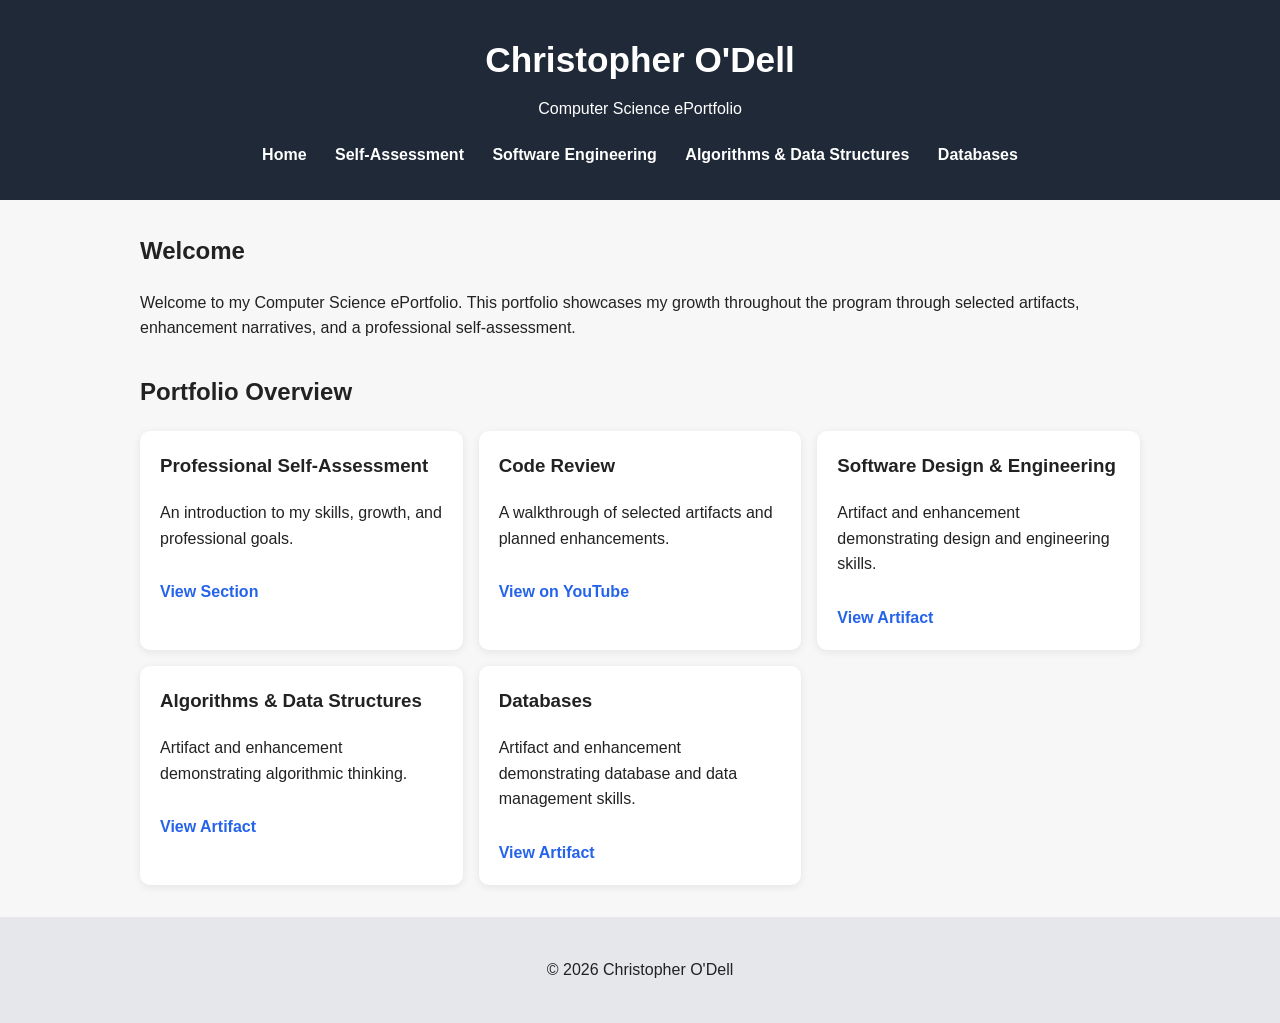
<file: index.html>
<!DOCTYPE html>
<html lang="en">
<head>
  <meta charset="UTF-8" />
  <meta name="viewport" content="width=device-width, initial-scale=1.0" />
  <title>Christopher O'Dell | Computer Science ePortfolio</title>
  <link rel="stylesheet" href="style.css" />
</head>
<body>
  <header>
    <h1>Christopher O'Dell</h1>
    <p>Computer Science ePortfolio</p>
    <nav>
      <a href="index.html">Home</a>
      <a href="self-assessment/index.html">Self-Assessment</a>
      <a href="artifacts/software-engineering.html">Software Engineering</a>
      <a href="artifacts/algorithms-data-structures.html">Algorithms & Data Structures</a>
      <a href="artifacts/databases.html">Databases</a>
    </nav>
  </header>

  <main>
    <section>
      <h2>Welcome</h2>
      <p>
        Welcome to my Computer Science ePortfolio. This portfolio showcases my growth
        throughout the program through selected artifacts, enhancement narratives,
        and a professional self-assessment.
      </p>
    </section>

    <section>
      <h2>Portfolio Overview</h2>
      <div class="card-container">
        <div class="card">
          <h3>Professional Self-Assessment</h3>
          <p>An introduction to my skills, growth, and professional goals.</p>
          <a href="self-assessment/index.html">View Section</a>
        </div>

        <div class="card">
          <h3>Code Review</h3>
          <p>A walkthrough of selected artifacts and planned enhancements.</p>
          <a href="https://youtu.be/sIlaEFH7GAc">View on YouTube</a>
        </div>

        <div class="card">
          <h3>Software Design & Engineering</h3>
          <p>Artifact and enhancement demonstrating design and engineering skills.</p>
          <a href="artifacts/software-engineering.html">View Artifact</a>
        </div>

        <div class="card">
          <h3>Algorithms & Data Structures</h3>
          <p>Artifact and enhancement demonstrating algorithmic thinking.</p>
          <a href="artifacts/algorithms-data-structures.html">View Artifact</a>
        </div>

        <div class="card">
          <h3>Databases</h3>
          <p>Artifact and enhancement demonstrating database and data management skills.</p>
          <a href="artifacts/databases.html">View Artifact</a>
        </div>
      </div>
    </section>
  </main>

  <footer>
    <p>&copy; 2026 Christopher O'Dell</p>
  </footer>
</body>
</html>
</file>
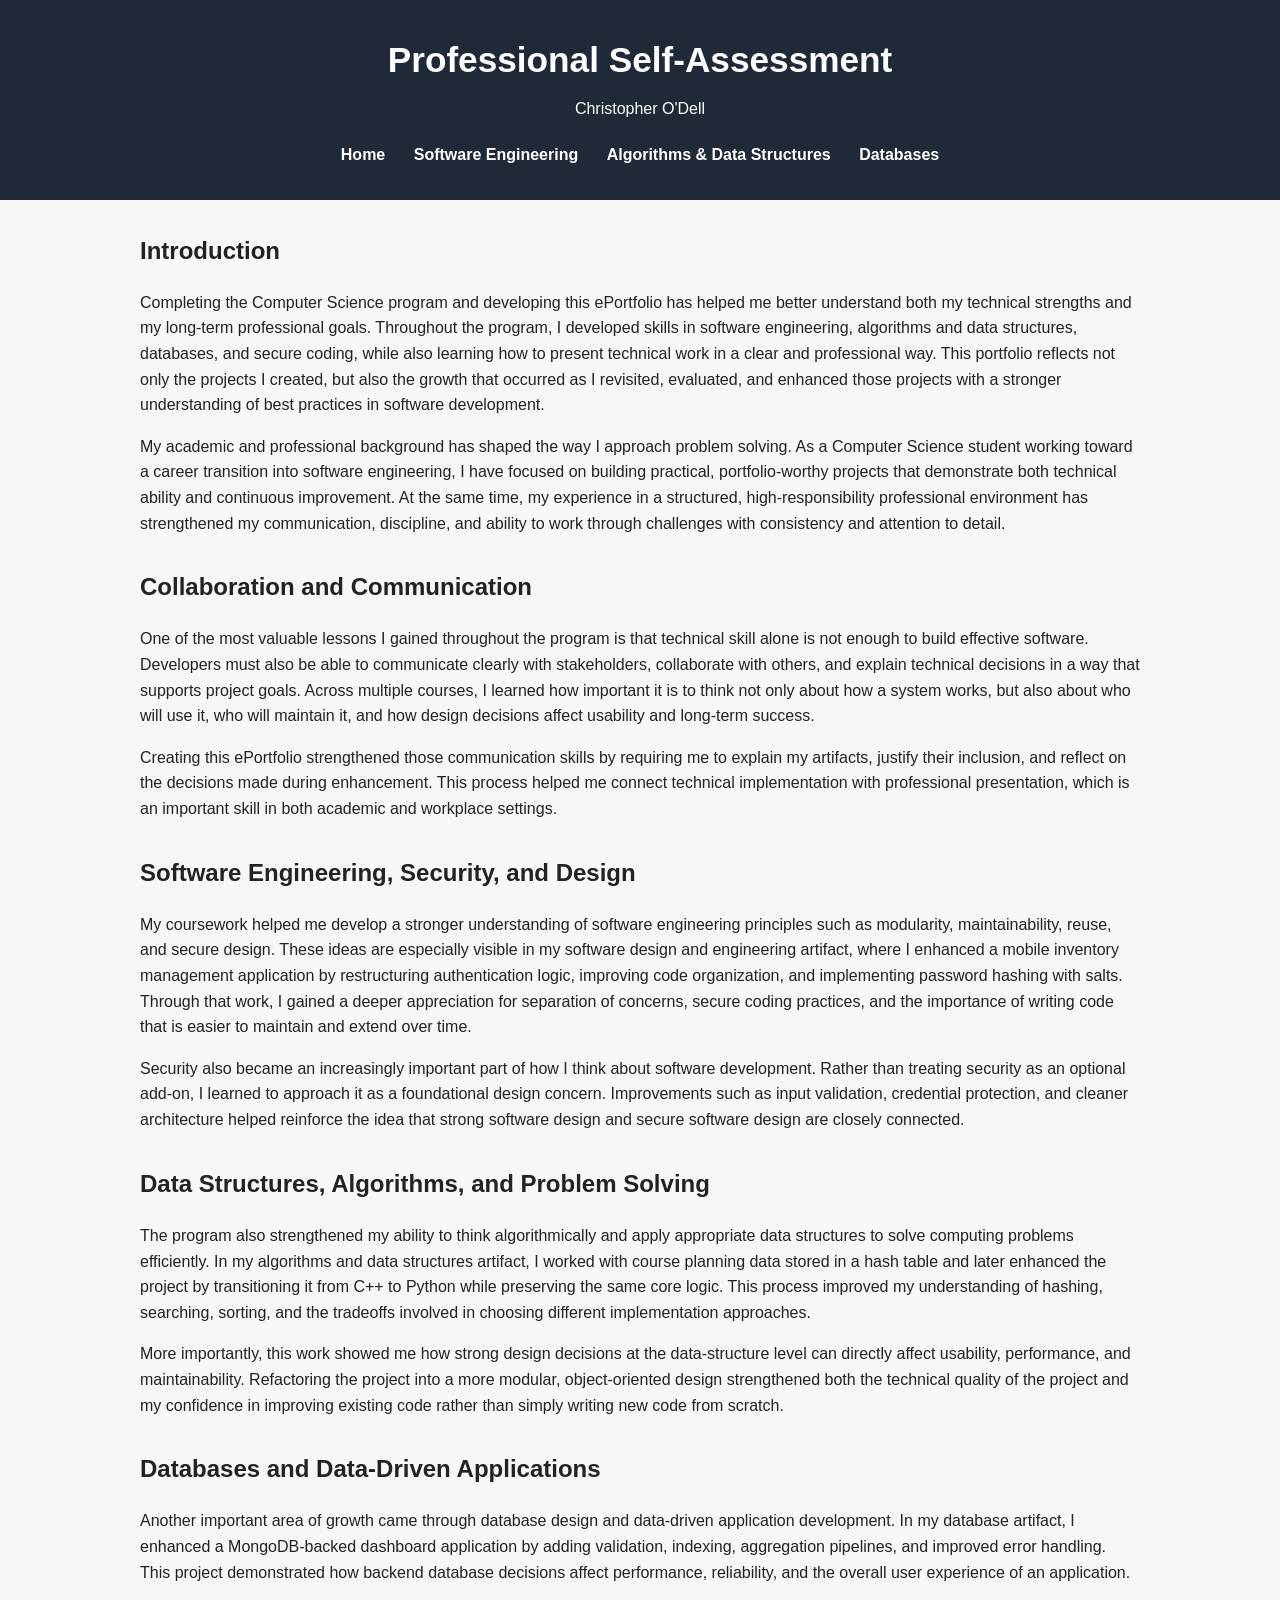
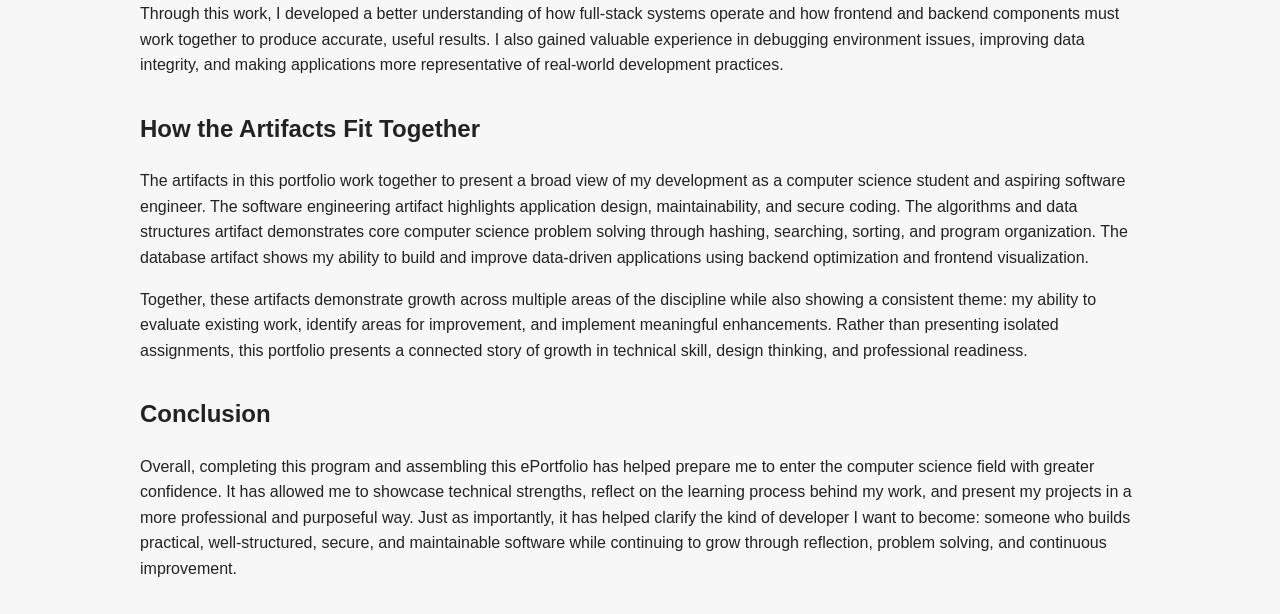
<file: self-assessment/index.html>
<!DOCTYPE html>
<html lang="en">
<head>
  <meta charset="UTF-8" />
  <meta name="viewport" content="width=device-width, initial-scale=1.0" />
  <title>Professional Self-Assessment | Christopher O'Dell</title>
  <link rel="stylesheet" href="../style.css" />
</head>
<body>
  <header>
    <h1>Professional Self-Assessment</h1>
    <p>Christopher O'Dell</p>
    <nav>
      <a href="../index.html">Home</a>
      <a href="../artifacts/software-engineering.html">Software Engineering</a>
      <a href="../artifacts/algorithms-data-structures.html">Algorithms & Data Structures</a>
      <a href="../artifacts/databases.html">Databases</a>
    </nav>
  </header>

  <main>
    <section>
      <h2>Introduction</h2>
      <p>
        Completing the Computer Science program and developing this ePortfolio has
        helped me better understand both my technical strengths and my long-term
        professional goals. Throughout the program, I developed skills in software
        engineering, algorithms and data structures, databases, and secure coding,
        while also learning how to present technical work in a clear and
        professional way. This portfolio reflects not only the projects I created,
        but also the growth that occurred as I revisited, evaluated, and enhanced
        those projects with a stronger understanding of best practices in software
        development.
      </p>

      <p>
        My academic and professional background has shaped the way I approach
        problem solving. As a Computer Science student working toward a career
        transition into software engineering, I have focused on building practical,
        portfolio-worthy projects that demonstrate both technical ability and
        continuous improvement. At the same time, my experience in a structured,
        high-responsibility professional environment has strengthened my
        communication, discipline, and ability to work through challenges with
        consistency and attention to detail.
      </p>
    </section>

    <section>
      <h2>Collaboration and Communication</h2>
      <p>
        One of the most valuable lessons I gained throughout the program is that
        technical skill alone is not enough to build effective software. Developers
        must also be able to communicate clearly with stakeholders, collaborate
        with others, and explain technical decisions in a way that supports project
        goals. Across multiple courses, I learned how important it is to think not
        only about how a system works, but also about who will use it, who will
        maintain it, and how design decisions affect usability and long-term
        success.
      </p>

      <p>
        Creating this ePortfolio strengthened those communication skills by
        requiring me to explain my artifacts, justify their inclusion, and reflect
        on the decisions made during enhancement. This process helped me connect
        technical implementation with professional presentation, which is an
        important skill in both academic and workplace settings.
      </p>
    </section>

    <section>
      <h2>Software Engineering, Security, and Design</h2>
      <p>
        My coursework helped me develop a stronger understanding of software
        engineering principles such as modularity, maintainability, reuse, and
        secure design. These ideas are especially visible in my software design and
        engineering artifact, where I enhanced a mobile inventory management
        application by restructuring authentication logic, improving code
        organization, and implementing password hashing with salts. Through that
        work, I gained a deeper appreciation for separation of concerns, secure
        coding practices, and the importance of writing code that is easier to
        maintain and extend over time.
      </p>

      <p>
        Security also became an increasingly important part of how I think about
        software development. Rather than treating security as an optional add-on, I
        learned to approach it as a foundational design concern. Improvements such
        as input validation, credential protection, and cleaner architecture helped
        reinforce the idea that strong software design and secure software design
        are closely connected.
      </p>
    </section>

    <section>
      <h2>Data Structures, Algorithms, and Problem Solving</h2>
      <p>
        The program also strengthened my ability to think algorithmically and apply
        appropriate data structures to solve computing problems efficiently. In my
        algorithms and data structures artifact, I worked with course planning data
        stored in a hash table and later enhanced the project by transitioning it
        from C++ to Python while preserving the same core logic. This process
        improved my understanding of hashing, searching, sorting, and the tradeoffs
        involved in choosing different implementation approaches.
      </p>

      <p>
        More importantly, this work showed me how strong design decisions at the
        data-structure level can directly affect usability, performance, and
        maintainability. Refactoring the project into a more modular,
        object-oriented design strengthened both the technical quality of the
        project and my confidence in improving existing code rather than simply
        writing new code from scratch.
      </p>
    </section>

    <section>
      <h2>Databases and Data-Driven Applications</h2>
      <p>
        Another important area of growth came through database design and
        data-driven application development. In my database artifact, I enhanced a
        MongoDB-backed dashboard application by adding validation, indexing,
        aggregation pipelines, and improved error handling. This project
        demonstrated how backend database decisions affect performance, reliability,
        and the overall user experience of an application.
      </p>

      <p>
        Through this work, I developed a better understanding of how full-stack
        systems operate and how frontend and backend components must work together
        to produce accurate, useful results. I also gained valuable experience in
        debugging environment issues, improving data integrity, and making
        applications more representative of real-world development practices.
      </p>
    </section>

    <section>
      <h2>How the Artifacts Fit Together</h2>
      <p>
        The artifacts in this portfolio work together to present a broad view of my
        development as a computer science student and aspiring software engineer.
        The software engineering artifact highlights application design,
        maintainability, and secure coding. The algorithms and data structures
        artifact demonstrates core computer science problem solving through hashing,
        searching, sorting, and program organization. The database artifact shows
        my ability to build and improve data-driven applications using backend
        optimization and frontend visualization.
      </p>

      <p>
        Together, these artifacts demonstrate growth across multiple areas of the
        discipline while also showing a consistent theme: my ability to evaluate
        existing work, identify areas for improvement, and implement meaningful
        enhancements. Rather than presenting isolated assignments, this portfolio
        presents a connected story of growth in technical skill, design thinking,
        and professional readiness.
      </p>
    </section>

    <section>
      <h2>Conclusion</h2>
      <p>
        Overall, completing this program and assembling this ePortfolio has helped
        prepare me to enter the computer science field with greater confidence. It
        has allowed me to showcase technical strengths, reflect on the learning
        process behind my work, and present my projects in a more professional and
        purposeful way. Just as importantly, it has helped clarify the kind of
        developer I want to become: someone who builds practical, well-structured,
        secure, and maintainable software while continuing to grow through
        reflection, problem solving, and continuous improvement.
      </p>
    </section>
  </main>
</body>
</html>
</file>
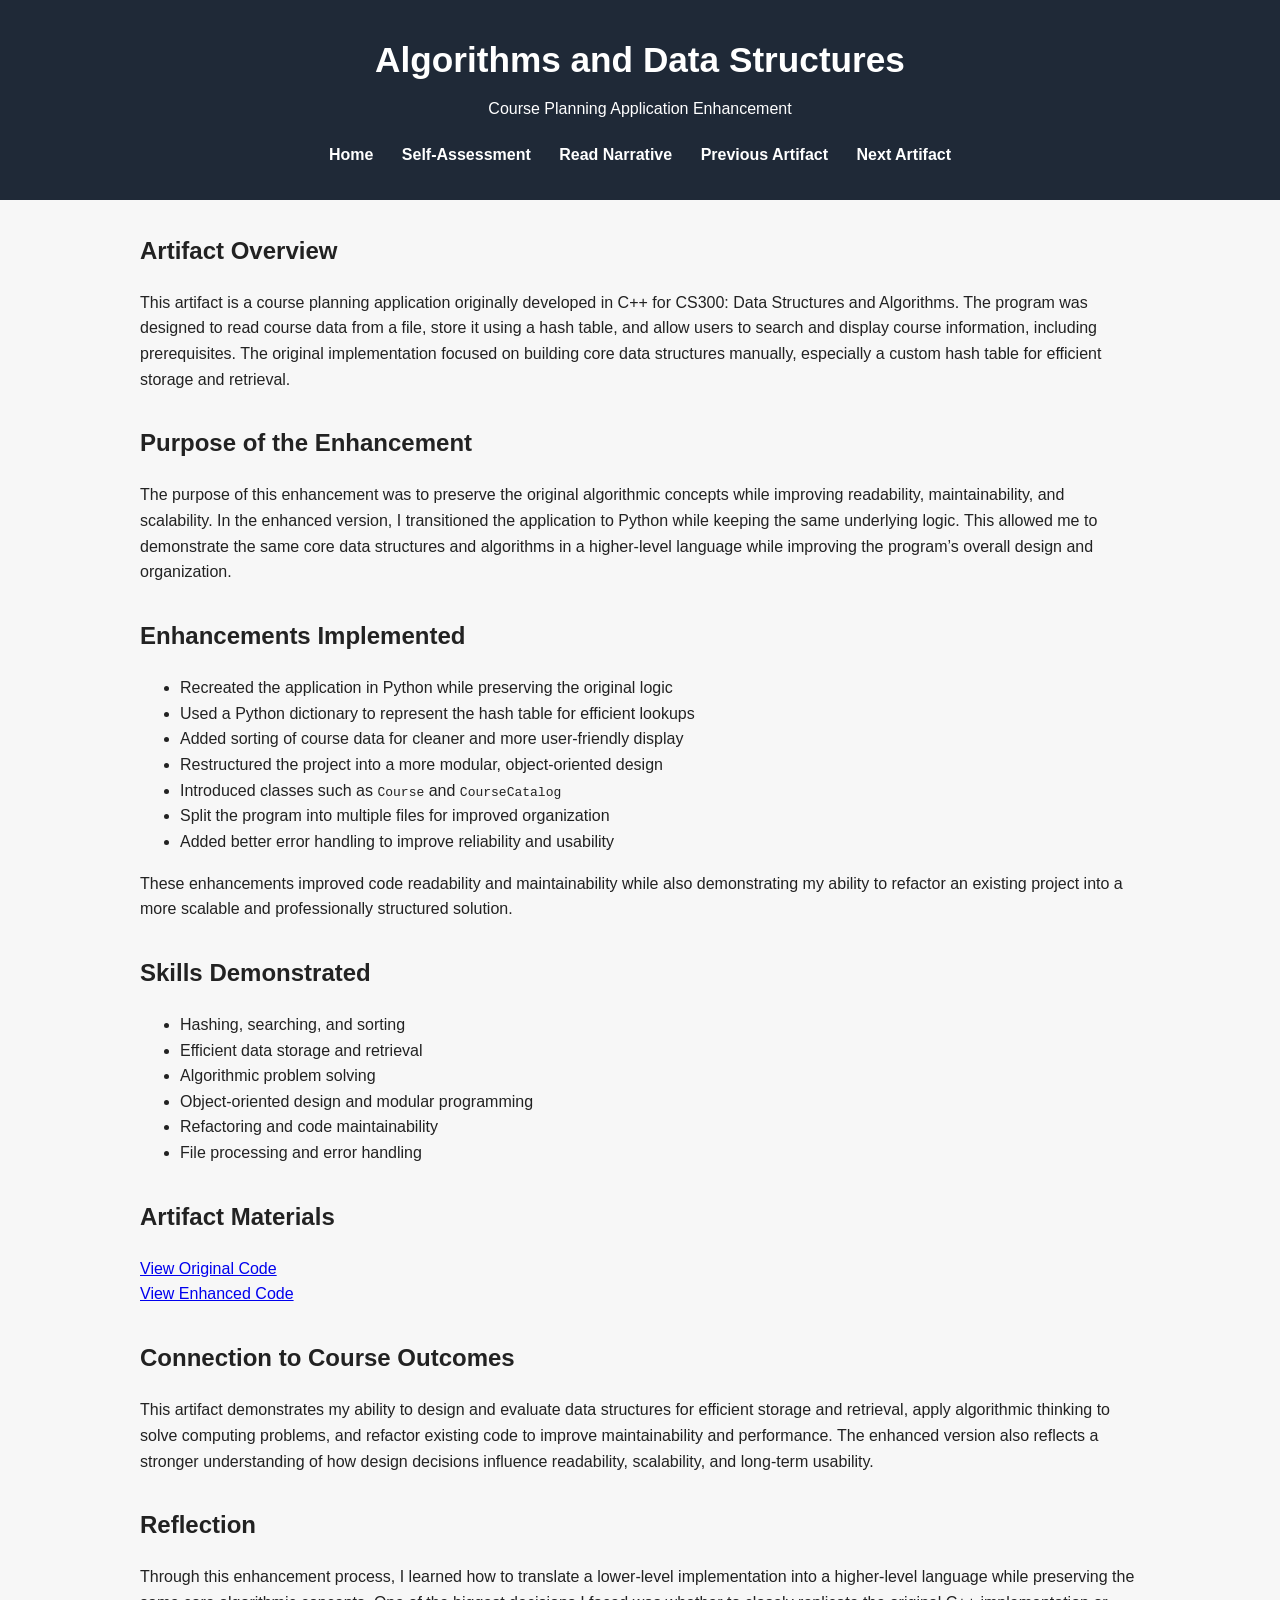
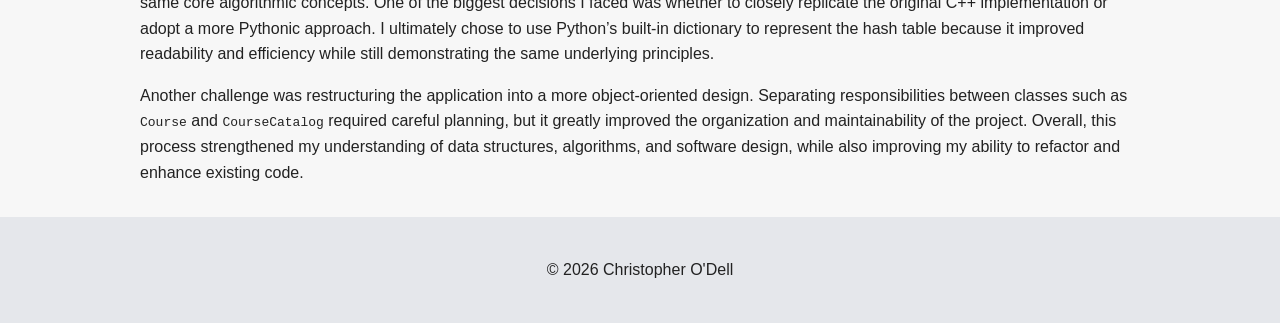
<file: artifacts/algorithms-data-structures.html>
<!DOCTYPE html>
<html lang="en">
<head>
  <meta charset="UTF-8" />
  <meta name="viewport" content="width=device-width, initial-scale=1.0" />
  <title>Algorithms and Data Structures | Christopher O'Dell</title>
  <link rel="stylesheet" href="../style.css" />
</head>
<body>
  <header>
    <h1>Algorithms and Data Structures</h1>
    <p>Course Planning Application Enhancement</p>
    <nav>
      <a href="../index.html">Home</a>
      <a href="../self-assessment/index.html">Self-Assessment</a>
      <a href="../narratives/artifact-2.html">Read Narrative</a>
      <a href="software-engineering.html">Previous Artifact</a>
      <a href="databases.html">Next Artifact</a>
    </nav>
  </header>

  <main>
    <section>
      <h2>Artifact Overview</h2>
      <p>
        This artifact is a course planning application originally developed in C++
        for CS300: Data Structures and Algorithms. The program was designed to read
        course data from a file, store it using a hash table, and allow users to
        search and display course information, including prerequisites. The original
        implementation focused on building core data structures manually, especially
        a custom hash table for efficient storage and retrieval.
      </p>
    </section>

    <section>
      <h2>Purpose of the Enhancement</h2>
      <p>
        The purpose of this enhancement was to preserve the original algorithmic
        concepts while improving readability, maintainability, and scalability. In
        the enhanced version, I transitioned the application to Python while keeping
        the same underlying logic. This allowed me to demonstrate the same core data
        structures and algorithms in a higher-level language while improving the
        program’s overall design and organization.
      </p>
    </section>

    <section>
      <h2>Enhancements Implemented</h2>
      <ul>
        <li>Recreated the application in Python while preserving the original logic</li>
        <li>Used a Python dictionary to represent the hash table for efficient lookups</li>
        <li>Added sorting of course data for cleaner and more user-friendly display</li>
        <li>Restructured the project into a more modular, object-oriented design</li>
        <li>Introduced classes such as <code>Course</code> and <code>CourseCatalog</code></li>
        <li>Split the program into multiple files for improved organization</li>
        <li>Added better error handling to improve reliability and usability</li>
      </ul>

      <p>
        These enhancements improved code readability and maintainability while also
        demonstrating my ability to refactor an existing project into a more scalable
        and professionally structured solution.
      </p>
    </section>

    <section>
      <h2>Skills Demonstrated</h2>
      <ul>
        <li>Hashing, searching, and sorting</li>
        <li>Efficient data storage and retrieval</li>
        <li>Algorithmic problem solving</li>
        <li>Object-oriented design and modular programming</li>
        <li>Refactoring and code maintainability</li>
        <li>File processing and error handling</li>
      </ul>
    </section>

    <section>
      <h2>Artifact Materials</h2>
      <p>
        <a href="https://github.com/codelltech/CS300-HashTable-CSV" target="_blank">
          View Original Code
        </a><br />
        <a href="https://github.com/codelltech/HashTable-CSV-Python" target="_blank">
          View Enhanced Code
        </a><br />
      </p>
    </section>

    <!-- <section>
      <h2>Screenshots / Visuals</h2>
      <p>
        Include screenshots or sample output showing course searches, prerequisite
        displays, or sorted course listings. This section is also a good place to
        include a diagram or code snippet illustrating how the hash table or class
        structure works in the enhanced version.
      </p>
      <div class="card">
        <p><strong>Placeholder:</strong> Insert screenshots, diagrams, or sample output here.</p>
      </div>
    </section> -->

    <section>
      <h2>Connection to Course Outcomes</h2>
      <p>
        This artifact demonstrates my ability to design and evaluate data
        structures for efficient storage and retrieval, apply algorithmic thinking
        to solve computing problems, and refactor existing code to improve
        maintainability and performance. The enhanced version also reflects a
        stronger understanding of how design decisions influence readability,
        scalability, and long-term usability.
      </p>
    </section>

    <section>
      <h2>Reflection</h2>
      <p>
        Through this enhancement process, I learned how to translate a lower-level
        implementation into a higher-level language while preserving the same core
        algorithmic concepts. One of the biggest decisions I faced was whether to
        closely replicate the original C++ implementation or adopt a more Pythonic
        approach. I ultimately chose to use Python’s built-in dictionary to
        represent the hash table because it improved readability and efficiency
        while still demonstrating the same underlying principles.
      </p>

      <p>
        Another challenge was restructuring the application into a more
        object-oriented design. Separating responsibilities between classes such as
        <code>Course</code> and <code>CourseCatalog</code> required careful
        planning, but it greatly improved the organization and maintainability of
        the project. Overall, this process strengthened my understanding of data
        structures, algorithms, and software design, while also improving my
        ability to refactor and enhance existing code.
      </p>
    </section>
  </main>

  <footer>
    <p>&copy; 2026 Christopher O'Dell</p>
  </footer>
</body>
</html>
</file>
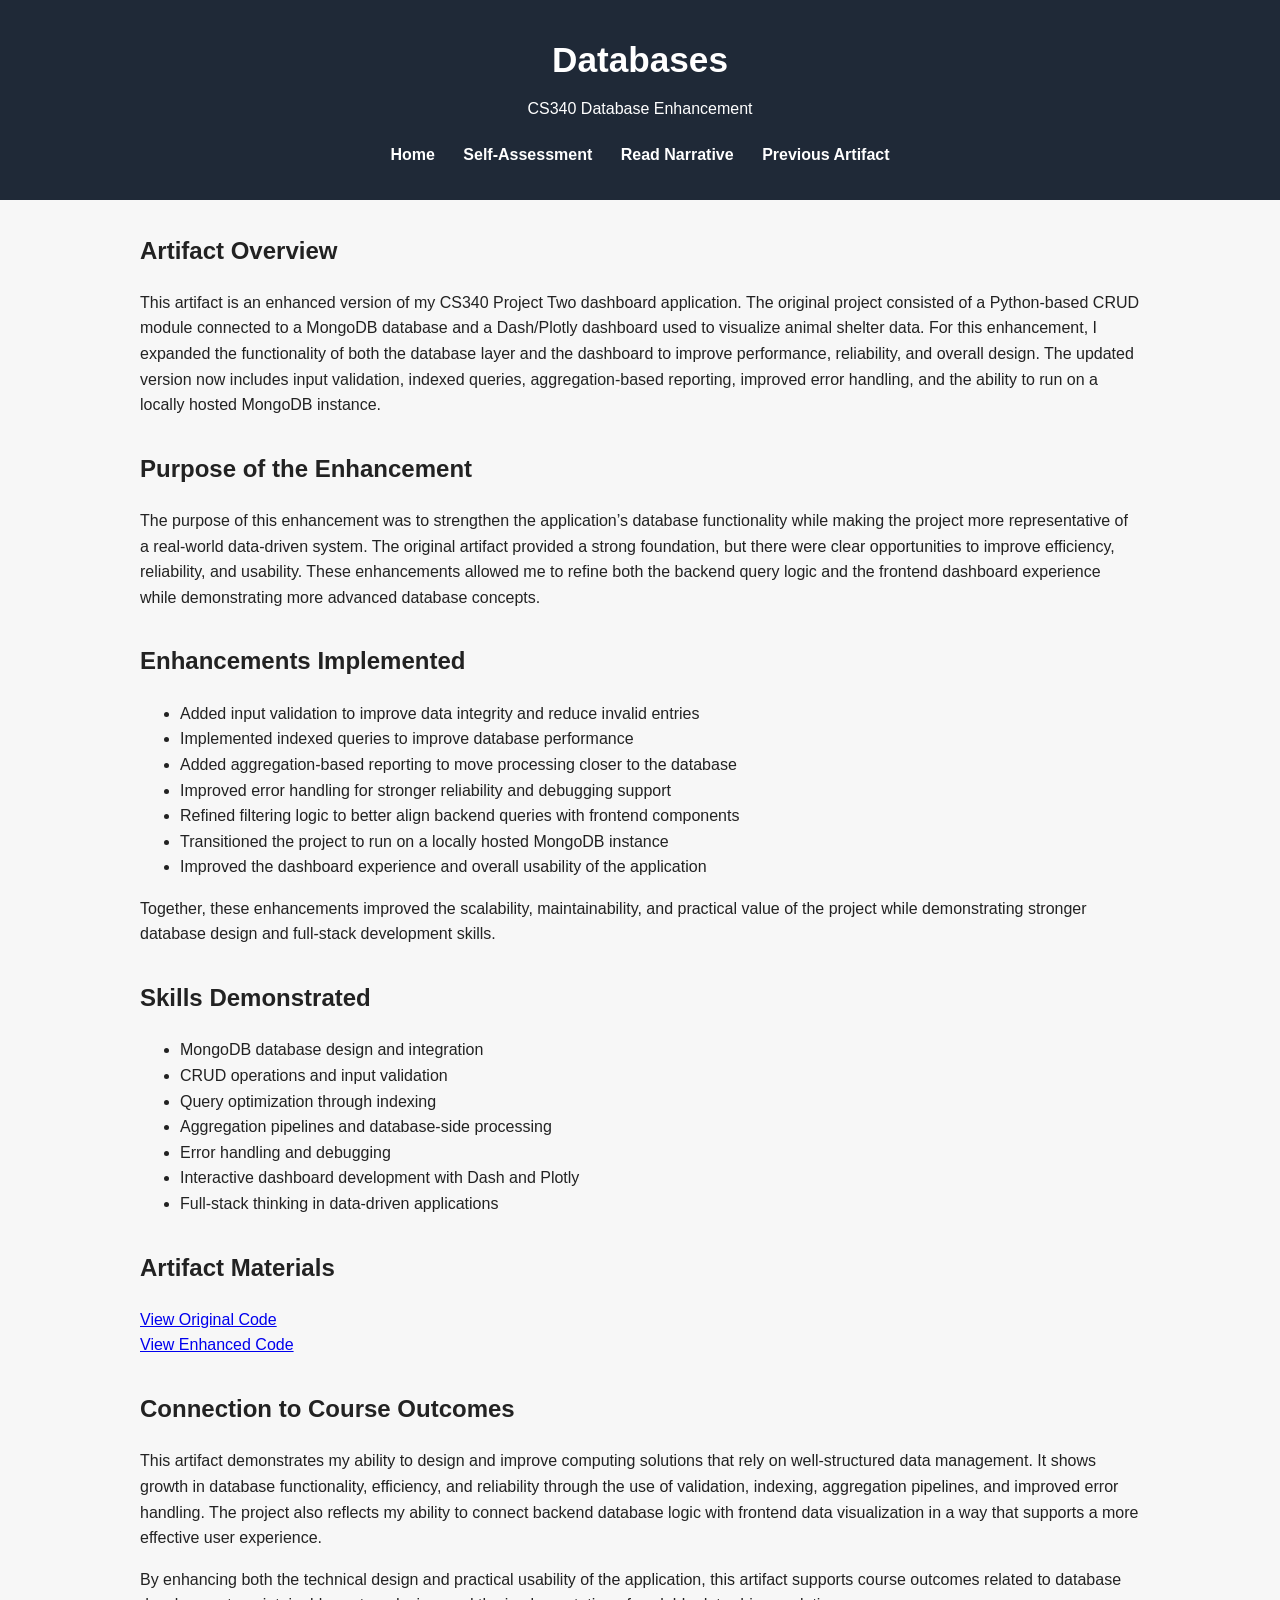
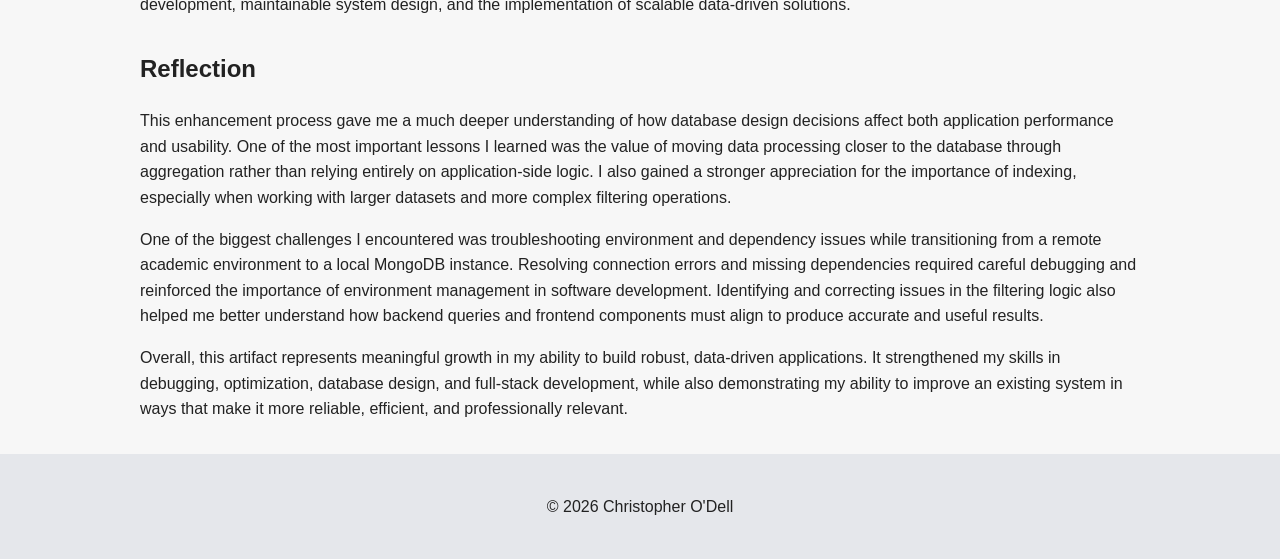
<file: artifacts/databases.html>
<!DOCTYPE html>
<html lang="en">
<head>
  <meta charset="UTF-8" />
  <meta name="viewport" content="width=device-width, initial-scale=1.0" />
  <title>Databases | Christopher O'Dell</title>
  <link rel="stylesheet" href="../style.css" />
</head>
<body>
  <header>
    <h1>Databases</h1>
    <p>CS340 Database Enhancement</p>
    <nav>
      <a href="../index.html">Home</a>
      <a href="../self-assessment/index.html">Self-Assessment</a>
      <a href="../narratives/artifact-3.html">Read Narrative</a>
      <a href="algorithms-data-structures.html">Previous Artifact</a>
    </nav>
  </header>

  <main>
    <section>
      <h2>Artifact Overview</h2>
      <p>
        This artifact is an enhanced version of my CS340 Project Two dashboard
        application. The original project consisted of a Python-based CRUD module
        connected to a MongoDB database and a Dash/Plotly dashboard used to
        visualize animal shelter data. For this enhancement, I expanded the
        functionality of both the database layer and the dashboard to improve
        performance, reliability, and overall design. The updated version now
        includes input validation, indexed queries, aggregation-based reporting,
        improved error handling, and the ability to run on a locally hosted
        MongoDB instance.
      </p>
    </section>

    <section>
      <h2>Purpose of the Enhancement</h2>
      <p>
        The purpose of this enhancement was to strengthen the application’s
        database functionality while making the project more representative of a
        real-world data-driven system. The original artifact provided a strong
        foundation, but there were clear opportunities to improve efficiency,
        reliability, and usability. These enhancements allowed me to refine both
        the backend query logic and the frontend dashboard experience while
        demonstrating more advanced database concepts.
      </p>
    </section>

    <section>
      <h2>Enhancements Implemented</h2>
      <ul>
        <li>Added input validation to improve data integrity and reduce invalid entries</li>
        <li>Implemented indexed queries to improve database performance</li>
        <li>Added aggregation-based reporting to move processing closer to the database</li>
        <li>Improved error handling for stronger reliability and debugging support</li>
        <li>Refined filtering logic to better align backend queries with frontend components</li>
        <li>Transitioned the project to run on a locally hosted MongoDB instance</li>
        <li>Improved the dashboard experience and overall usability of the application</li>
      </ul>

      <p>
        Together, these enhancements improved the scalability, maintainability,
        and practical value of the project while demonstrating stronger database
        design and full-stack development skills.
      </p>
    </section>

    <section>
      <h2>Skills Demonstrated</h2>
      <ul>
        <li>MongoDB database design and integration</li>
        <li>CRUD operations and input validation</li>
        <li>Query optimization through indexing</li>
        <li>Aggregation pipelines and database-side processing</li>
        <li>Error handling and debugging</li>
        <li>Interactive dashboard development with Dash and Plotly</li>
        <li>Full-stack thinking in data-driven applications</li>
      </ul>
    </section>

    <section>
      <h2>Artifact Materials</h2>
      <p>
        <a href="https://github.com/codelltech/CS340-Client-Server-Development" target="_blank">
          View Original Code
        </a><br />
        <a href="https://github.com/codelltech/CS340-ClientServer-Enhanced" target="_blank">
          View Enhanced Code
        </a><br />
      </p>
    </section>

    <!-- <section>
      <h2>Screenshots / Visuals</h2>
      <p>
        Include screenshots of the dashboard, filtering tools, charts, and any
        database-related outputs that help demonstrate the improvements made to
        the application. This section is a good place to show the user interface
        as well as any reporting or visualization features supported by the
        enhanced backend.
      </p>
      <div class="card">
        <p><strong>Placeholder:</strong> Insert screenshots or dashboard images here.</p>
      </div>
    </section> -->

    <section>
      <h2>Connection to Course Outcomes</h2>
      <p>
        This artifact demonstrates my ability to design and improve computing
        solutions that rely on well-structured data management. It shows growth
        in database functionality, efficiency, and reliability through the use of
        validation, indexing, aggregation pipelines, and improved error handling.
        The project also reflects my ability to connect backend database logic
        with frontend data visualization in a way that supports a more effective
        user experience.
      </p>

      <p>
        By enhancing both the technical design and practical usability of the
        application, this artifact supports course outcomes related to database
        development, maintainable system design, and the implementation of
        scalable data-driven solutions.
      </p>
    </section>

    <section>
      <h2>Reflection</h2>
      <p>
        This enhancement process gave me a much deeper understanding of how
        database design decisions affect both application performance and
        usability. One of the most important lessons I learned was the value of
        moving data processing closer to the database through aggregation rather
        than relying entirely on application-side logic. I also gained a stronger
        appreciation for the importance of indexing, especially when working with
        larger datasets and more complex filtering operations.
      </p>

      <p>
        One of the biggest challenges I encountered was troubleshooting
        environment and dependency issues while transitioning from a remote
        academic environment to a local MongoDB instance. Resolving connection
        errors and missing dependencies required careful debugging and reinforced
        the importance of environment management in software development.
        Identifying and correcting issues in the filtering logic also helped me
        better understand how backend queries and frontend components must align
        to produce accurate and useful results.
      </p>

      <p>
        Overall, this artifact represents meaningful growth in my ability to
        build robust, data-driven applications. It strengthened my skills in
        debugging, optimization, database design, and full-stack development,
        while also demonstrating my ability to improve an existing system in ways
        that make it more reliable, efficient, and professionally relevant.
      </p>
    </section>
  </main>

  <footer>
    <p>&copy; 2026 Christopher O'Dell</p>
  </footer>
</body>
</html>
</file>
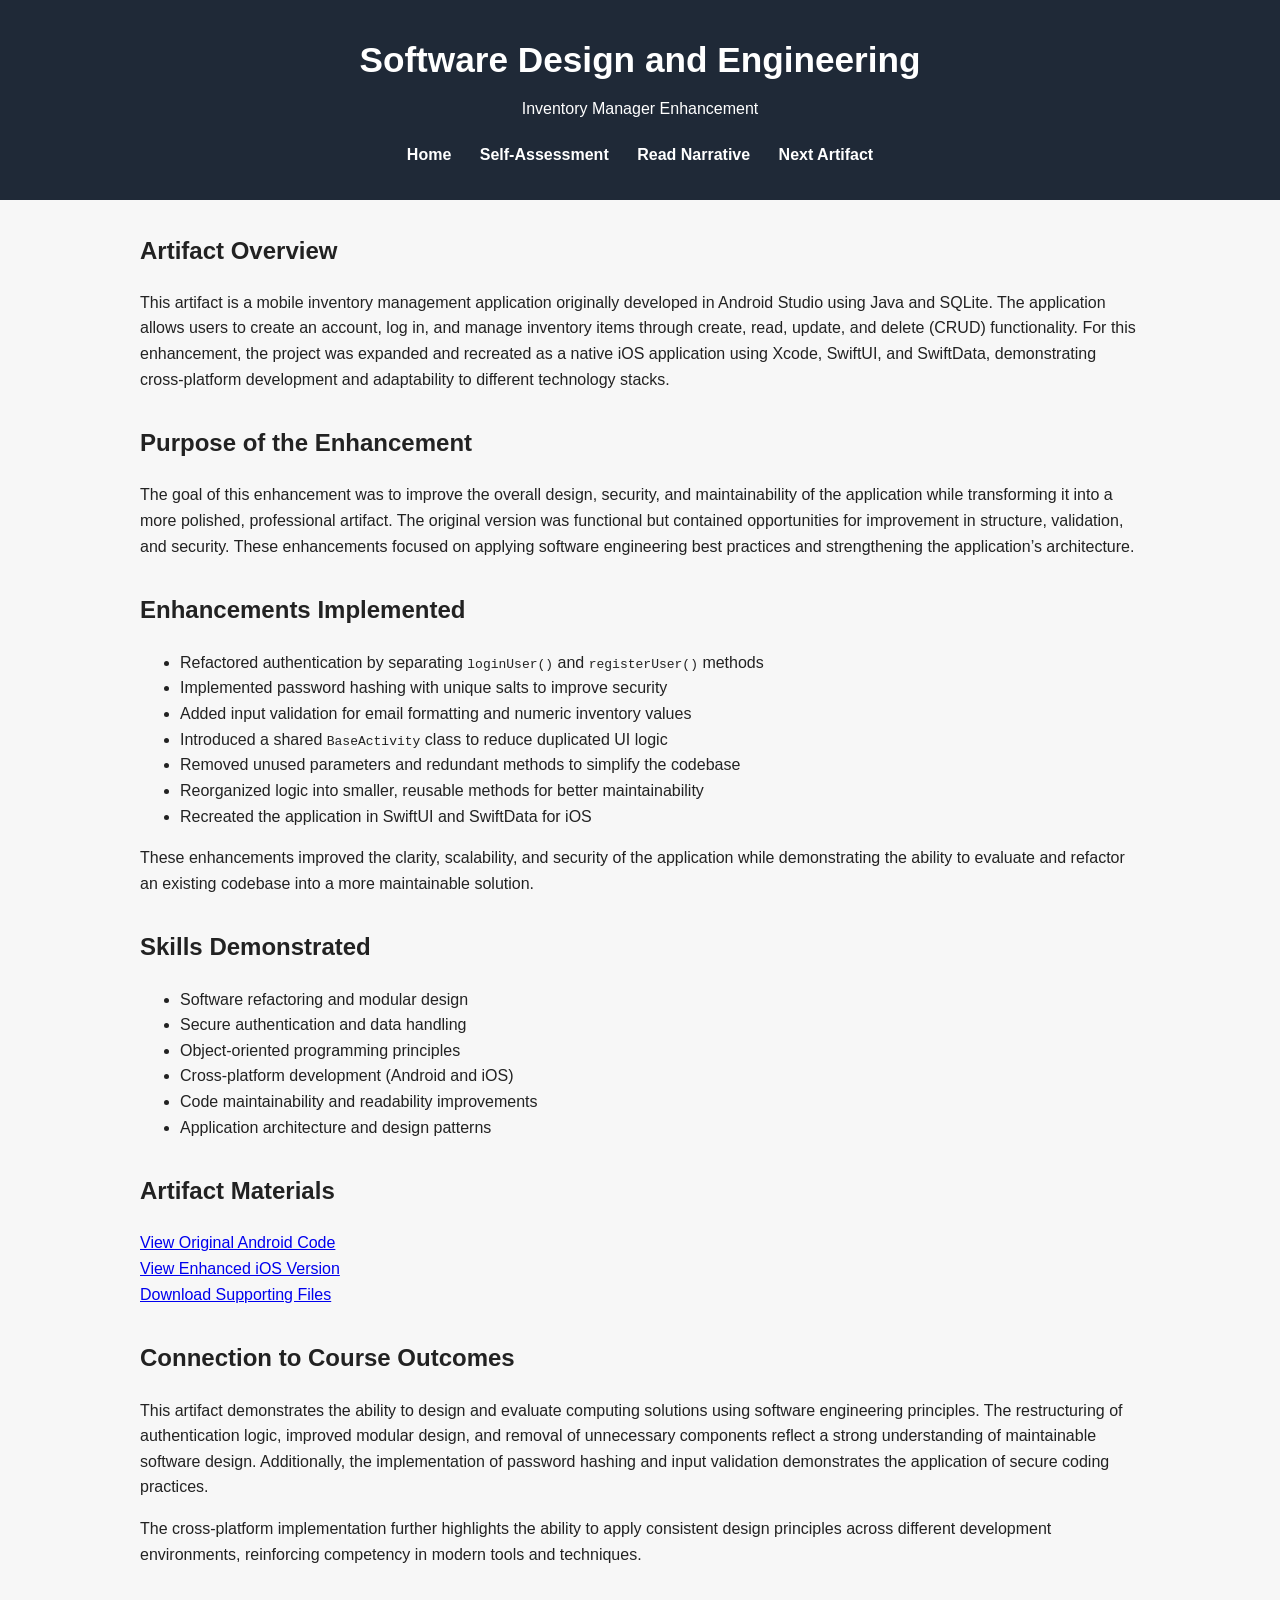
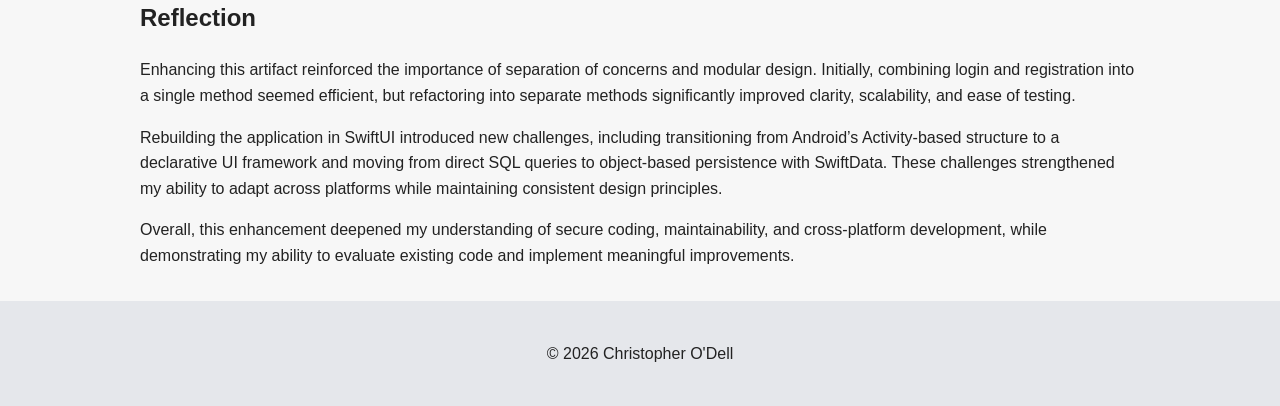
<file: artifacts/software-engineering.html>
<!DOCTYPE html>
<html lang="en">
<head>
  <meta charset="UTF-8" />
  <meta name="viewport" content="width=device-width, initial-scale=1.0" />
  <title>Software Design and Engineering | Christopher O'Dell</title>
  <link rel="stylesheet" href="../style.css" />
</head>
<body>
  <header>
    <h1>Software Design and Engineering</h1>
    <p>Inventory Manager Enhancement</p>
    <nav>
      <a href="../index.html">Home</a>
      <a href="../self-assessment/index.html">Self-Assessment</a>
      <a href="../narratives/artifact-1.html">Read Narrative</a>
      <a href="algorithms-data-structures.html">Next Artifact</a>
    </nav>
  </header>

  <main>
    <section>
      <h2>Artifact Overview</h2>
      <p>
        This artifact is a mobile inventory management application originally developed
        in Android Studio using Java and SQLite. The application allows users to create
        an account, log in, and manage inventory items through create, read, update,
        and delete (CRUD) functionality. For this enhancement, the project was expanded
        and recreated as a native iOS application using Xcode, SwiftUI, and SwiftData,
        demonstrating cross-platform development and adaptability to different
        technology stacks.
      </p>
    </section>

    <section>
      <h2>Purpose of the Enhancement</h2>
      <p>
        The goal of this enhancement was to improve the overall design, security, and
        maintainability of the application while transforming it into a more polished,
        professional artifact. The original version was functional but contained
        opportunities for improvement in structure, validation, and security. These
        enhancements focused on applying software engineering best practices and
        strengthening the application’s architecture.
      </p>
    </section>

    <section>
      <h2>Enhancements Implemented</h2>
      <ul>
        <li>Refactored authentication by separating <code>loginUser()</code> and <code>registerUser()</code> methods</li>
        <li>Implemented password hashing with unique salts to improve security</li>
        <li>Added input validation for email formatting and numeric inventory values</li>
        <li>Introduced a shared <code>BaseActivity</code> class to reduce duplicated UI logic</li>
        <li>Removed unused parameters and redundant methods to simplify the codebase</li>
        <li>Reorganized logic into smaller, reusable methods for better maintainability</li>
        <li>Recreated the application in SwiftUI and SwiftData for iOS</li>
      </ul>

      <p>
        These enhancements improved the clarity, scalability, and security of the
        application while demonstrating the ability to evaluate and refactor an
        existing codebase into a more maintainable solution.
      </p>
    </section>

    <section>
      <h2>Skills Demonstrated</h2>
      <ul>
        <li>Software refactoring and modular design</li>
        <li>Secure authentication and data handling</li>
        <li>Object-oriented programming principles</li>
        <li>Cross-platform development (Android and iOS)</li>
        <li>Code maintainability and readability improvements</li>
        <li>Application architecture and design patterns</li>
      </ul>
    </section>

    <section>
      <h2>Artifact Materials</h2>
      <p>
        <a href="https://github.com/codelltech/CS360-AndroidStudio-InventoryManager" target="_blank">
          View Original Android Code
        </a><br />
        <a href="https://github.com/codelltech/XCode-InventoryManager" target="_blank">
          View Enhanced iOS Version
        </a><br />
        <a href="#" target="_blank">Download Supporting Files</a>
      </p>
    </section>

    <!-- <section>
      <h2>Screenshots / Visuals</h2>
      <p>
        Include screenshots demonstrating the application’s functionality, such as
        login screens, inventory management views, and differences between the
        Android and iOS implementations.
      </p>
      <div class="card">
        <p><strong>Placeholder:</strong> Insert screenshots here.</p>
      </div>
    </section> -->

    <section>
      <h2>Connection to Course Outcomes</h2>
      <p>
        This artifact demonstrates the ability to design and evaluate computing
        solutions using software engineering principles. The restructuring of
        authentication logic, improved modular design, and removal of unnecessary
        components reflect a strong understanding of maintainable software design.
        Additionally, the implementation of password hashing and input validation
        demonstrates the application of secure coding practices.
      </p>

      <p>
        The cross-platform implementation further highlights the ability to apply
        consistent design principles across different development environments,
        reinforcing competency in modern tools and techniques.
      </p>
    </section>

    <section>
      <h2>Reflection</h2>
      <p>
        Enhancing this artifact reinforced the importance of separation of concerns
        and modular design. Initially, combining login and registration into a
        single method seemed efficient, but refactoring into separate methods
        significantly improved clarity, scalability, and ease of testing.
      </p>

      <p>
        Rebuilding the application in SwiftUI introduced new challenges, including
        transitioning from Android’s Activity-based structure to a declarative UI
        framework and moving from direct SQL queries to object-based persistence
        with SwiftData. These challenges strengthened my ability to adapt across
        platforms while maintaining consistent design principles.
      </p>

      <p>
        Overall, this enhancement deepened my understanding of secure coding,
        maintainability, and cross-platform development, while demonstrating my
        ability to evaluate existing code and implement meaningful improvements.
      </p>
    </section>
  </main>

  <footer>
    <p>&copy; 2026 Christopher O'Dell</p>
  </footer>
</body>
</html>
</file>
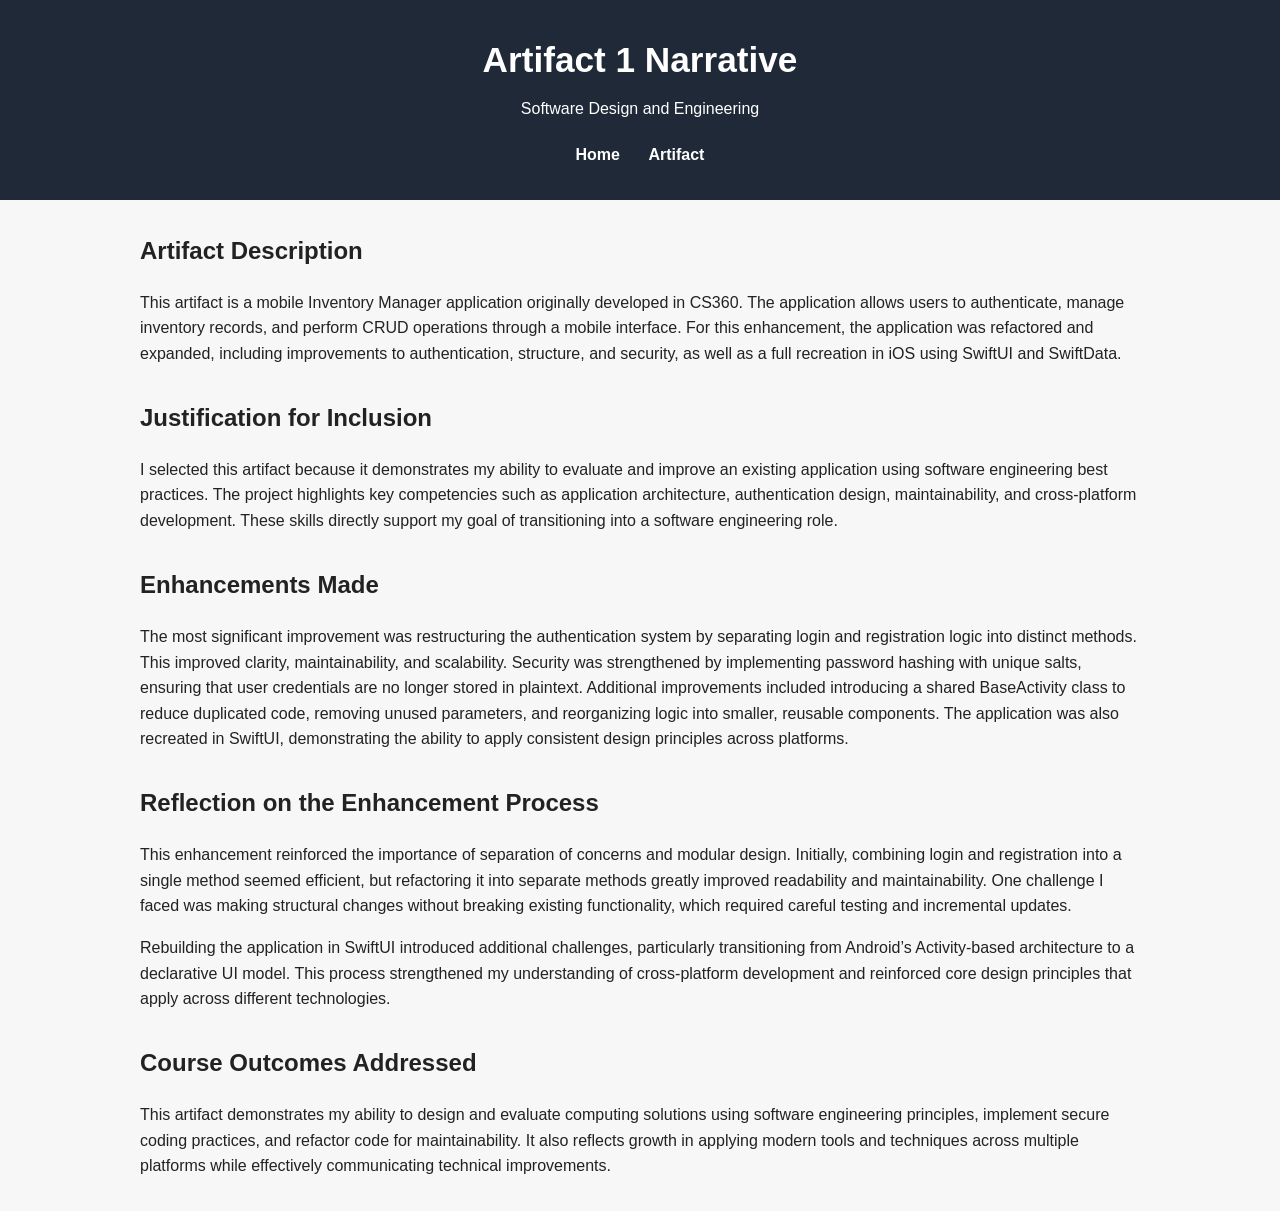
<file: narratives/artifact-1.html>
<!DOCTYPE html>
<html lang="en">
<head>
  <meta charset="UTF-8" />
  <meta name="viewport" content="width=device-width, initial-scale=1.0" />
  <title>Artifact 1 Narrative | Software Design and Engineering</title>
  <link rel="stylesheet" href="../style.css" />
</head>
<body>
  <header>
    <h1>Artifact 1 Narrative</h1>
    <p>Software Design and Engineering</p>
    <nav>
      <a href="../index.html">Home</a>
      <a href="../artifacts/software-engineering.html">Artifact</a>
    </nav>
  </header>

  <main>
    <section>
      <h2>Artifact Description</h2>
      <p>
        This artifact is a mobile Inventory Manager application originally developed in CS360. 
        The application allows users to authenticate, manage inventory records, and perform CRUD operations 
        through a mobile interface. For this enhancement, the application was refactored and expanded, 
        including improvements to authentication, structure, and security, as well as a full recreation 
        in iOS using SwiftUI and SwiftData.
      </p>
    </section>

    <section>
      <h2>Justification for Inclusion</h2>
      <p>
        I selected this artifact because it demonstrates my ability to evaluate and improve an existing 
        application using software engineering best practices. The project highlights key competencies such as 
        application architecture, authentication design, maintainability, and cross-platform development. 
        These skills directly support my goal of transitioning into a software engineering role.
      </p>
    </section>

    <section>
      <h2>Enhancements Made</h2>
      <p>
        The most significant improvement was restructuring the authentication system by separating login and 
        registration logic into distinct methods. This improved clarity, maintainability, and scalability. 
        Security was strengthened by implementing password hashing with unique salts, ensuring that user 
        credentials are no longer stored in plaintext. Additional improvements included introducing a shared 
        BaseActivity class to reduce duplicated code, removing unused parameters, and reorganizing logic into 
        smaller, reusable components. The application was also recreated in SwiftUI, demonstrating the ability 
        to apply consistent design principles across platforms.
      </p>
    </section>

    <section>
      <h2>Reflection on the Enhancement Process</h2>
      <p>
        This enhancement reinforced the importance of separation of concerns and modular design. Initially, 
        combining login and registration into a single method seemed efficient, but refactoring it into 
        separate methods greatly improved readability and maintainability. One challenge I faced was making 
        structural changes without breaking existing functionality, which required careful testing and 
        incremental updates.
      </p>

      <p>
        Rebuilding the application in SwiftUI introduced additional challenges, particularly transitioning 
        from Android’s Activity-based architecture to a declarative UI model. This process strengthened my 
        understanding of cross-platform development and reinforced core design principles that apply across 
        different technologies.
      </p>
    </section>

    <section>
      <h2>Course Outcomes Addressed</h2>
      <p>
        This artifact demonstrates my ability to design and evaluate computing solutions using software 
        engineering principles, implement secure coding practices, and refactor code for maintainability. 
        It also reflects growth in applying modern tools and techniques across multiple platforms while 
        effectively communicating technical improvements.
      </p>
    </section>
  </main>
</body>
</html>
</file>
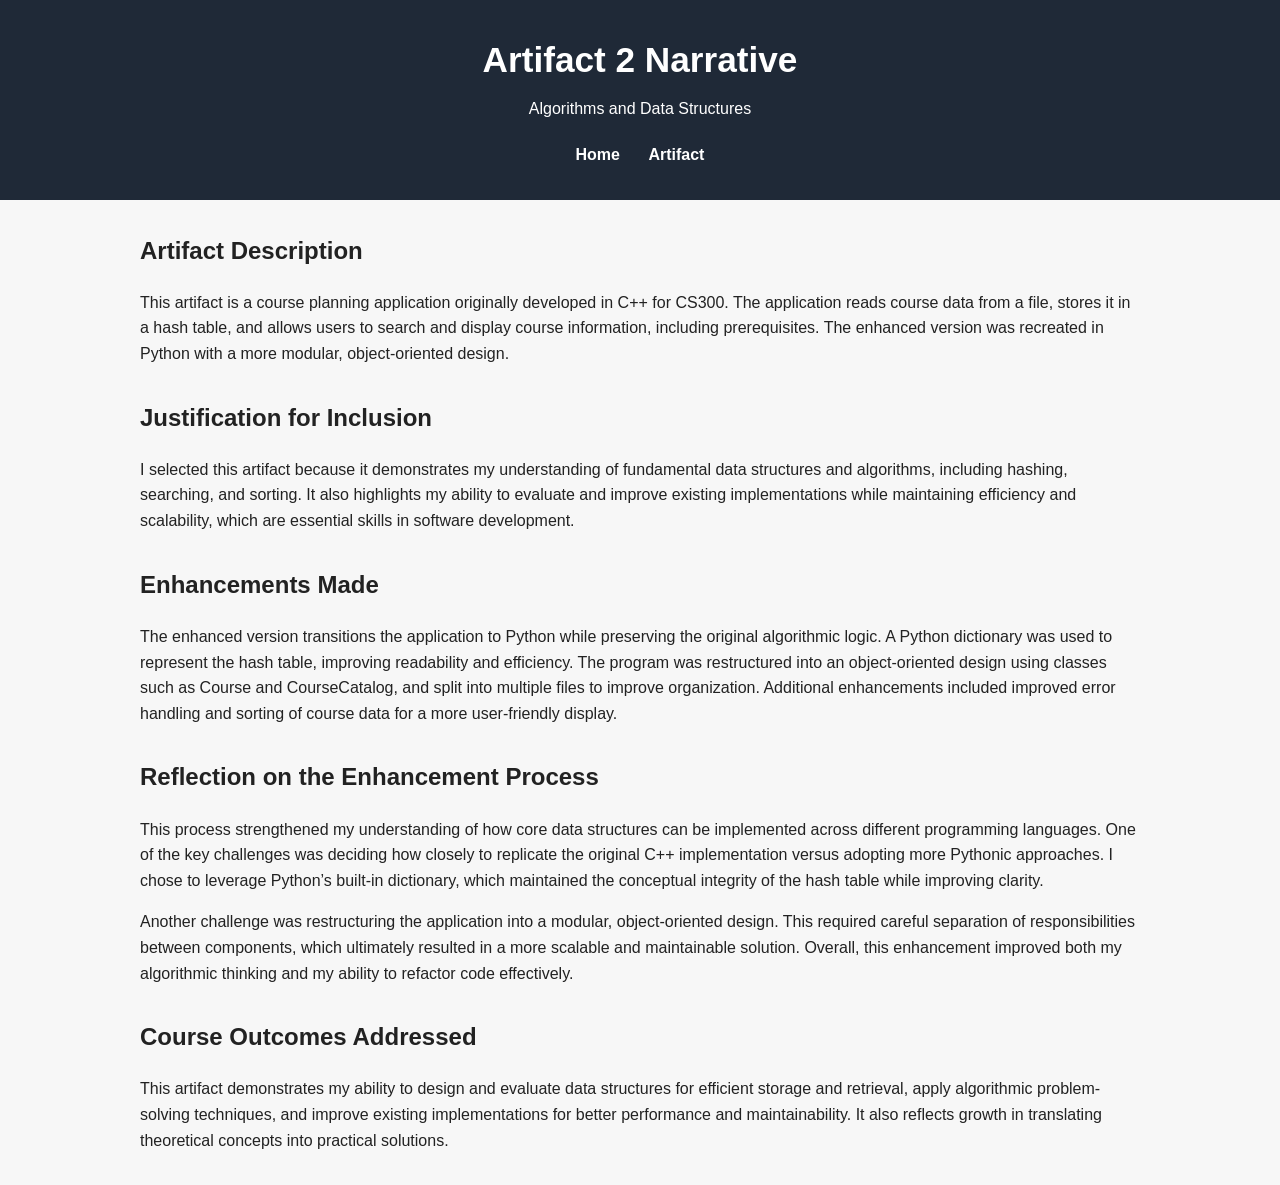
<file: narratives/artifact-2.html>
<!DOCTYPE html>
<html lang="en">
<head>
  <meta charset="UTF-8" />
  <meta name="viewport" content="width=device-width, initial-scale=1.0" />
  <title>Artifact 2 Narrative | Algorithms and Data Structures</title>
  <link rel="stylesheet" href="../style.css" />
</head>
<body>
  <header>
    <h1>Artifact 2 Narrative</h1>
    <p>Algorithms and Data Structures</p>
    <nav>
      <a href="../index.html">Home</a>
      <a href="../artifacts/algorithms-data-structures.html">Artifact</a>
    </nav>
  </header>

  <main>
    <section>
      <h2>Artifact Description</h2>
      <p>
        This artifact is a course planning application originally developed in C++ for CS300. 
        The application reads course data from a file, stores it in a hash table, and allows 
        users to search and display course information, including prerequisites. The enhanced 
        version was recreated in Python with a more modular, object-oriented design.
      </p>
    </section>

    <section>
      <h2>Justification for Inclusion</h2>
      <p>
        I selected this artifact because it demonstrates my understanding of fundamental 
        data structures and algorithms, including hashing, searching, and sorting. It also 
        highlights my ability to evaluate and improve existing implementations while 
        maintaining efficiency and scalability, which are essential skills in software 
        development.
      </p>
    </section>

    <section>
      <h2>Enhancements Made</h2>
      <p>
        The enhanced version transitions the application to Python while preserving the 
        original algorithmic logic. A Python dictionary was used to represent the hash table, 
        improving readability and efficiency. The program was restructured into an 
        object-oriented design using classes such as Course and CourseCatalog, and split into 
        multiple files to improve organization. Additional enhancements included improved 
        error handling and sorting of course data for a more user-friendly display.
      </p>
    </section>

    <section>
      <h2>Reflection on the Enhancement Process</h2>
      <p>
        This process strengthened my understanding of how core data structures can be 
        implemented across different programming languages. One of the key challenges was 
        deciding how closely to replicate the original C++ implementation versus adopting 
        more Pythonic approaches. I chose to leverage Python’s built-in dictionary, which 
        maintained the conceptual integrity of the hash table while improving clarity.
      </p>

      <p>
        Another challenge was restructuring the application into a modular, object-oriented 
        design. This required careful separation of responsibilities between components, 
        which ultimately resulted in a more scalable and maintainable solution. Overall, 
        this enhancement improved both my algorithmic thinking and my ability to refactor 
        code effectively.
      </p>
    </section>

    <section>
      <h2>Course Outcomes Addressed</h2>
      <p>
        This artifact demonstrates my ability to design and evaluate data structures for 
        efficient storage and retrieval, apply algorithmic problem-solving techniques, and 
        improve existing implementations for better performance and maintainability. It 
        also reflects growth in translating theoretical concepts into practical solutions.
      </p>
    </section>
  </main>
</body>
</html>
</file>
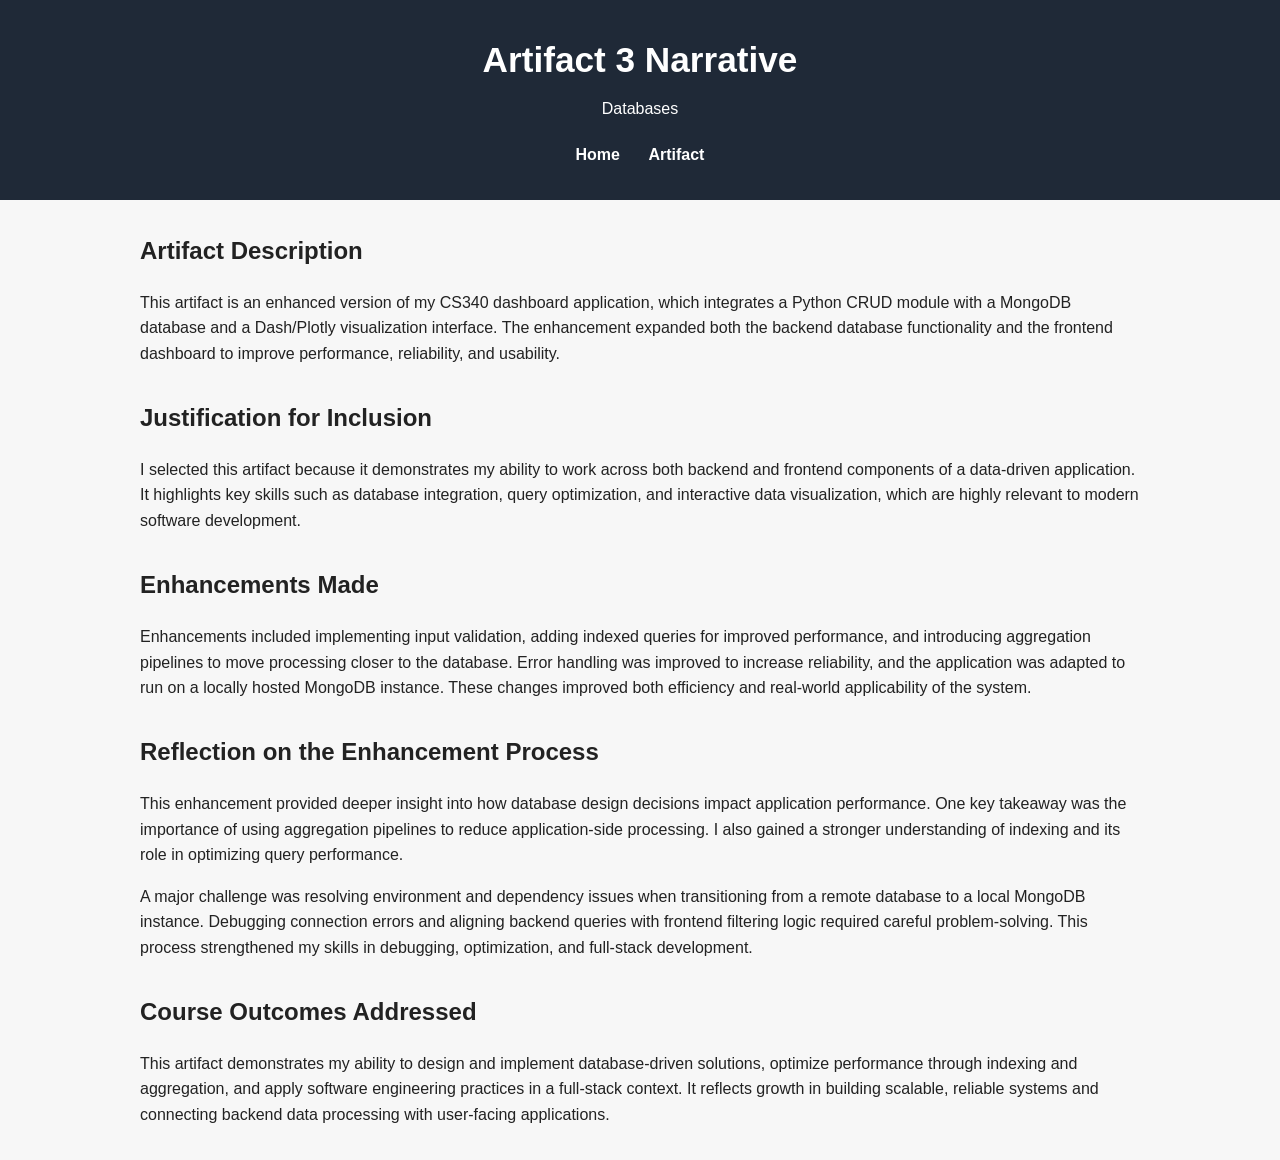
<file: narratives/artifact-3.html>
<!DOCTYPE html>
<html lang="en">
<head>
  <meta charset="UTF-8" />
  <meta name="viewport" content="width=device-width, initial-scale=1.0" />
  <title>Artifact 3 Narrative | Databases</title>
  <link rel="stylesheet" href="../style.css" />
</head>
<body>
  <header>
    <h1>Artifact 3 Narrative</h1>
    <p>Databases</p>
    <nav>
      <a href="../index.html">Home</a>
      <a href="../artifacts/databases.html">Artifact</a>
    </nav>
  </header>

  <main>
    <section>
      <h2>Artifact Description</h2>
      <p>
        This artifact is an enhanced version of my CS340 dashboard application, which 
        integrates a Python CRUD module with a MongoDB database and a Dash/Plotly 
        visualization interface. The enhancement expanded both the backend database 
        functionality and the frontend dashboard to improve performance, reliability, 
        and usability.
      </p>
    </section>

    <section>
      <h2>Justification for Inclusion</h2>
      <p>
        I selected this artifact because it demonstrates my ability to work across both 
        backend and frontend components of a data-driven application. It highlights key 
        skills such as database integration, query optimization, and interactive data 
        visualization, which are highly relevant to modern software development.
      </p>
    </section>

    <section>
      <h2>Enhancements Made</h2>
      <p>
        Enhancements included implementing input validation, adding indexed queries for 
        improved performance, and introducing aggregation pipelines to move processing 
        closer to the database. Error handling was improved to increase reliability, and 
        the application was adapted to run on a locally hosted MongoDB instance. These 
        changes improved both efficiency and real-world applicability of the system.
      </p>
    </section>

    <section>
      <h2>Reflection on the Enhancement Process</h2>
      <p>
        This enhancement provided deeper insight into how database design decisions impact 
        application performance. One key takeaway was the importance of using aggregation 
        pipelines to reduce application-side processing. I also gained a stronger 
        understanding of indexing and its role in optimizing query performance.
      </p>

      <p>
        A major challenge was resolving environment and dependency issues when transitioning 
        from a remote database to a local MongoDB instance. Debugging connection errors and 
        aligning backend queries with frontend filtering logic required careful problem-solving. 
        This process strengthened my skills in debugging, optimization, and full-stack 
        development.
      </p>
    </section>

    <section>
      <h2>Course Outcomes Addressed</h2>
      <p>
        This artifact demonstrates my ability to design and implement database-driven 
        solutions, optimize performance through indexing and aggregation, and apply 
        software engineering practices in a full-stack context. It reflects growth in 
        building scalable, reliable systems and connecting backend data processing with 
        user-facing applications.
      </p>
    </section>
  </main>
</body>
</html>
</file>
<file: style.css>
body {
  margin: 0;
  font-family: Arial, sans-serif;
  background-color: #f7f7f7;
  color: #222;
  line-height: 1.6;
}

header {
  background-color: #1f2937;
  color: white;
  padding: 2rem 1rem;
  text-align: center;
}

header h1 {
  margin: 0;
  font-size: 2.2rem;
}

header p {
  margin-top: 0.5rem;
}

nav {
  margin-top: 1.25rem;
}

nav a {
  color: white;
  text-decoration: none;
  margin: 0 0.75rem;
  font-weight: bold;
}

nav a:hover {
  text-decoration: underline;
}

main {
  max-width: 1000px;
  margin: 2rem auto;
  padding: 0 1rem;
}

section {
  margin-bottom: 2rem;
}

.card-container {
  display: grid;
  grid-template-columns: repeat(auto-fit, minmax(240px, 1fr));
  gap: 1rem;
}

.card {
  background: white;
  padding: 1.25rem;
  border-radius: 10px;
  box-shadow: 0 2px 8px rgba(0,0,0,0.08);
}

.card h3 {
  margin-top: 0;
}

.card a {
  display: inline-block;
  margin-top: 0.75rem;
  color: #2563eb;
  text-decoration: none;
  font-weight: bold;
}

.card a:hover {
  text-decoration: underline;
}

footer {
  text-align: center;
  padding: 1.5rem;
  background-color: #e5e7eb;
  margin-top: 2rem;
}
</file>
